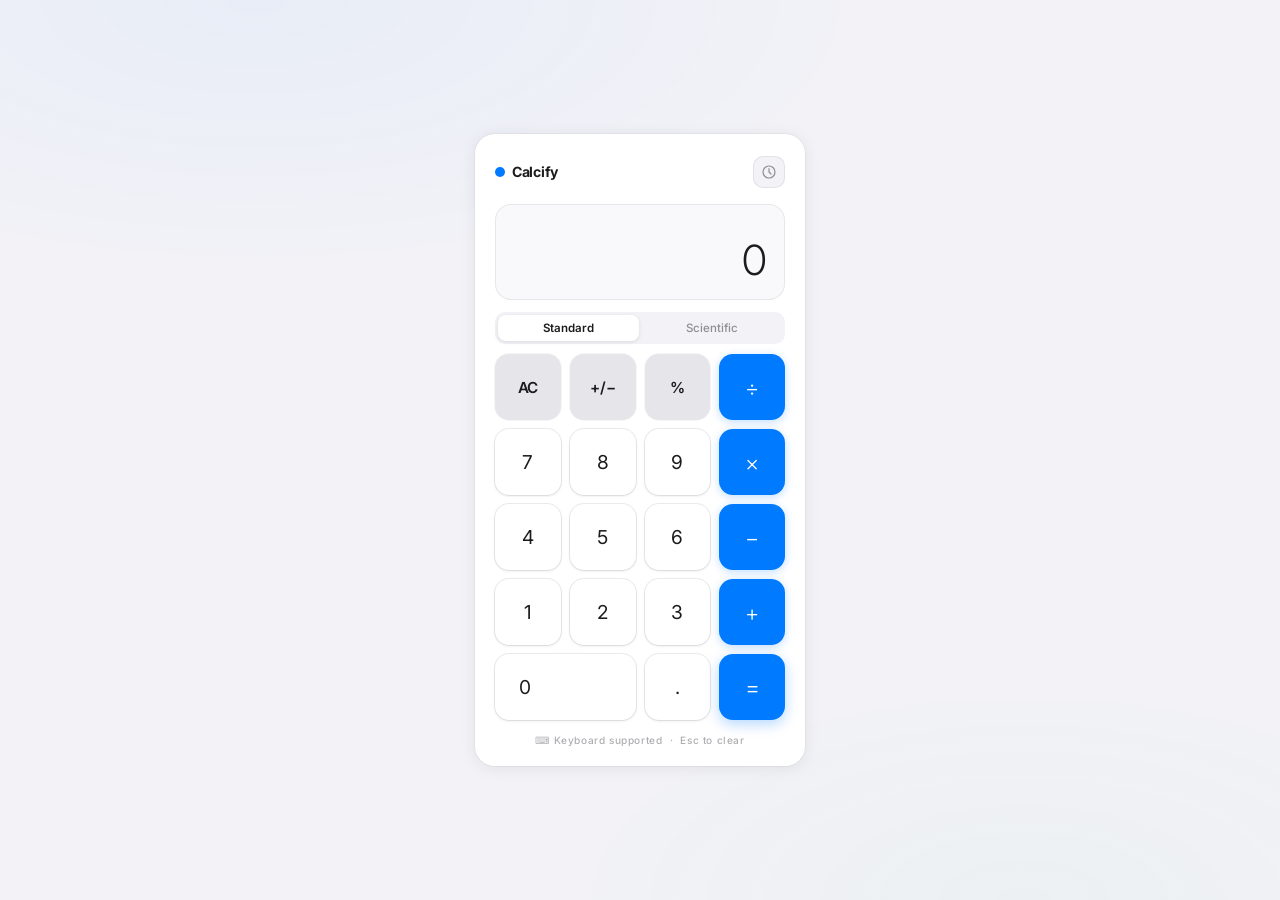
<file: CodeAlpha_BuildACalculator/index.html>
<!DOCTYPE html>
<html lang="en">
<head>
  <meta charset="UTF-8"/>
  <meta name="viewport" content="width=device-width, initial-scale=1.0"/>
  <title>Calcify — Calculator</title>
  <meta name="description" content="A clean, professional Apple-style calculator with history, keyboard support, and scientific functions."/>
  <link rel="preconnect" href="https://fonts.googleapis.com"/>
  <link href="https://fonts.googleapis.com/css2?family=Inter:wght@300;400;500;600;700&family=SF+Pro+Display:wght@300;400;500&display=swap" rel="stylesheet"/>
  <link rel="stylesheet" href="style.css"/>
</head>
<body>

  <div class="app">

    <!-- ── HISTORY PANEL ── -->
    <aside class="history-panel" id="historyPanel">
      <div class="hp-header">
        <span class="hp-title">History</span>
        <button class="hp-clear" id="btnClearHistory">Clear</button>
      </div>
      <ul class="hp-list" id="historyList">
        <li class="hp-empty" id="historyEmpty">
          <svg viewBox="0 0 24 24" fill="none" stroke="currentColor" stroke-width="1.5"><circle cx="12" cy="12" r="9"/><polyline points="12 7 12 12 15 15"/></svg>
          <span>No calculations yet</span>
        </li>
      </ul>
    </aside>

    <!-- ── CALCULATOR ── -->
    <main class="calc-wrap">
      <div class="calc">

        <!-- Header -->
        <div class="calc-header">
          <div class="calc-brand">
            <div class="brand-dot"></div>
            <span>Calcify</span>
          </div>
          <button class="icon-btn" id="btnToggleHistory" title="Toggle history">
            <svg viewBox="0 0 24 24" fill="none" stroke="currentColor" stroke-width="1.8" stroke-linecap="round" stroke-linejoin="round"><circle cx="12" cy="12" r="9"/><polyline points="12 7 12 12 15 15"/></svg>
          </button>
        </div>

        <!-- Display -->
        <div class="display" id="display">
          <div class="display-expr" id="dispExpr">&nbsp;</div>
          <div class="display-main" id="dispMain">0</div>
        </div>

        <!-- Mode chips -->
        <div class="mode-row">
          <button class="mode-chip active" id="modeStd" onclick="setMode('std')">Standard</button>
          <button class="mode-chip" id="modeSci" onclick="setMode('sci')">Scientific</button>
        </div>

        <!-- Scientific row -->
        <div class="sci-row hidden" id="sciRow">
          <button class="btn btn-fn" id="btnSin"  onclick="sciOp('sin')">sin</button>
          <button class="btn btn-fn" id="btnCos"  onclick="sciOp('cos')">cos</button>
          <button class="btn btn-fn" id="btnTan"  onclick="sciOp('tan')">tan</button>
          <button class="btn btn-fn" id="btnSqrt" onclick="sciOp('sqrt')">√</button>
          <button class="btn btn-fn" id="btnLog"  onclick="sciOp('log')">log</button>
          <button class="btn btn-fn" id="btnLn"   onclick="sciOp('ln')">ln</button>
          <button class="btn btn-fn" id="btnPow"  onclick="inputOp('^')">xʸ</button>
          <button class="btn btn-fn" id="btnPi"   onclick="inputConst('π')">π</button>
        </div>

        <!-- Button grid -->
        <div class="btn-grid">
          <!-- Row 1: utilities -->
          <button class="btn btn-util" id="btnAC"   onclick="clearAll()">AC</button>
          <button class="btn btn-util" id="btnSign"  onclick="toggleSign()">+/−</button>
          <button class="btn btn-util" id="btnPct"   onclick="percent()">%</button>
          <button class="btn btn-op"   id="btnDiv"   onclick="inputOp('÷')">÷</button>

          <!-- Row 2 -->
          <button class="btn btn-num"  id="btn7"    onclick="inputNum('7')">7</button>
          <button class="btn btn-num"  id="btn8"    onclick="inputNum('8')">8</button>
          <button class="btn btn-num"  id="btn9"    onclick="inputNum('9')">9</button>
          <button class="btn btn-op"   id="btnMul"  onclick="inputOp('×')">×</button>

          <!-- Row 3 -->
          <button class="btn btn-num"  id="btn4"    onclick="inputNum('4')">4</button>
          <button class="btn btn-num"  id="btn5"    onclick="inputNum('5')">5</button>
          <button class="btn btn-num"  id="btn6"    onclick="inputNum('6')">6</button>
          <button class="btn btn-op"   id="btnSub"  onclick="inputOp('−')">−</button>

          <!-- Row 4 -->
          <button class="btn btn-num"  id="btn1"    onclick="inputNum('1')">1</button>
          <button class="btn btn-num"  id="btn2"    onclick="inputNum('2')">2</button>
          <button class="btn btn-num"  id="btn3"    onclick="inputNum('3')">3</button>
          <button class="btn btn-op"   id="btnAdd"  onclick="inputOp('+')">+</button>

          <!-- Row 5 -->
          <button class="btn btn-num span2" id="btn0" onclick="inputNum('0')">0</button>
          <button class="btn btn-num"  id="btnDot"  onclick="inputDot()">.</button>
          <button class="btn btn-eq"   id="btnEq"   onclick="calculate()">=</button>
        </div>

        <div class="kb-hint">⌨ Keyboard supported &nbsp;·&nbsp; Esc to clear</div>

      </div>
    </main>

  </div>

  <div class="toast" id="toast"></div>
  <script src="script.js"></script>
</body>
</html>
</file>
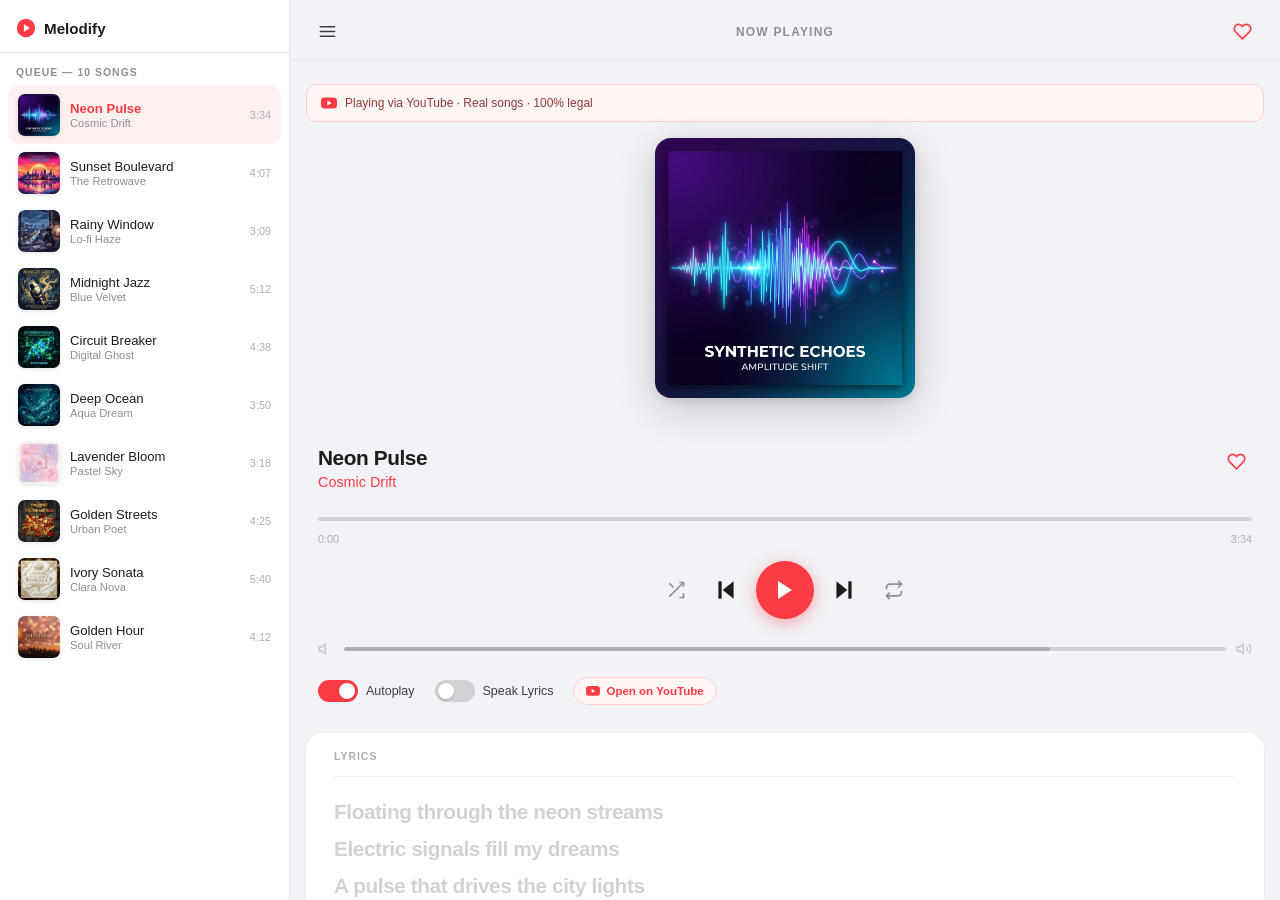
<file: CodeAlpha_MusicPlayerUsingJavascript/index.html>
<!DOCTYPE html>
<html lang="en">
<head>
  <meta charset="UTF-8"/>
  <meta name="viewport" content="width=device-width, initial-scale=1.0"/>
  <title>Melodify — Music Player</title>
  <link rel="stylesheet" href="style.css?v=5"/>
</head>
<body>

<div class="app">

  <!-- ── SIDEBAR ── -->
  <aside class="sidebar" id="sidebar">
    <div class="sb-top">
      <div class="sb-brand">
        <svg width="20" height="20" viewBox="0 0 24 24"><circle cx="12" cy="12" r="11" fill="#fc3c44"/><path d="M9.5 7.5v9l7-4.5z" fill="#fff"/></svg>
        Melodify
      </div>
      <button class="sb-x" id="sbX">✕</button>
    </div>
    <div class="sb-label">Queue — <span id="qCount">10 songs</span></div>
    <ul class="sb-queue" id="sbQueue"></ul>
  </aside>
  <div class="sb-mask" id="sbMask"></div>

  <!-- ── PLAYER ── -->
  <main class="player" id="player">

    <!-- Top bar -->
    <div class="p-topbar">
      <button class="p-icon-btn" id="btnMenu">
        <svg viewBox="0 0 24 24" fill="none" stroke="currentColor" stroke-width="2" stroke-linecap="round"><line x1="3" y1="6" x2="21" y2="6"/><line x1="3" y1="12" x2="21" y2="12"/><line x1="3" y1="18" x2="21" y2="18"/></svg>
      </button>
      <span class="p-topbar-title">Now Playing</span>
      <button class="p-icon-btn" id="btnFav">
        <svg id="favSvg" viewBox="0 0 24 24" fill="none" stroke="#fc3c44" stroke-width="2"><path d="M20.84 4.61a5.5 5.5 0 0 0-7.78 0L12 5.67l-1.06-1.06a5.5 5.5 0 0 0-7.78 7.78l1.06 1.06L12 21.23l7.78-7.78 1.06-1.06a5.5 5.5 0 0 0 0-7.78z"/></svg>
      </button>
    </div>

    <div class="p-scroll">

      <!-- YouTube notice banner -->
      <div class="yt-banner">
        <svg width="16" height="16" viewBox="0 0 24 24" fill="#fc3c44"><path d="M23.5 6.2a3 3 0 0 0-2.1-2.1C19.5 3.6 12 3.6 12 3.6s-7.5 0-9.4.5A3 3 0 0 0 .5 6.2C0 8.1 0 12 0 12s0 3.9.5 5.8a3 3 0 0 0 2.1 2.1c1.9.5 9.4.5 9.4.5s7.5 0 9.4-.5a3 3 0 0 0 2.1-2.1C24 15.9 24 12 24 12s0-3.9-.5-5.8z"/><polygon points="9.6 15.6 15.8 12 9.6 8.4 9.6 15.6" fill="white"/></svg>
        Playing via YouTube · Real songs · 100% legal
      </div>

      <!-- Art + YouTube player container -->
      <div class="p-art-section">
        <div class="p-art-wrap" id="artWrap">
          <img class="p-art" id="pArt" src="" alt="Album Art"/>
          <!-- Hidden YouTube iframe player -->
          <div id="ytPlayer" class="yt-player-hidden"></div>
        </div>
      </div>

      <!-- Info -->
      <div class="p-info">
        <div>
          <div class="p-song-title" id="pTitle">Select a song</div>
          <div class="p-song-artist" id="pArtist">Loading...</div>
          <div class="p-song-genre" id="pGenre"></div>
        </div>
        <button class="p-icon-btn p-fav-inline" id="btnFav2">
          <svg id="favSvg2" viewBox="0 0 24 24" fill="none" stroke="#fc3c44" stroke-width="2"><path d="M20.84 4.61a5.5 5.5 0 0 0-7.78 0L12 5.67l-1.06-1.06a5.5 5.5 0 0 0-7.78 7.78l1.06 1.06L12 21.23l7.78-7.78 1.06-1.06a5.5 5.5 0 0 0 0-7.78z"/></svg>
        </button>
      </div>

      <!-- Seek bar -->
      <div class="p-seek-wrap">
        <div class="p-seek-bar" id="seekBar">
          <div class="p-seek-bg"><div class="p-seek-fill" id="seekFill"></div></div>
        </div>
        <div class="p-times"><span id="curTime">0:00</span><span id="totTime">0:00</span></div>
      </div>

      <!-- Controls -->
      <div class="p-controls">
        <button class="p-ctrl-sm" id="btnShuffle" title="Shuffle (S)">
          <svg viewBox="0 0 24 24" fill="none" stroke="currentColor" stroke-width="2"><polyline points="16 3 21 3 21 8"/><line x1="4" y1="20" x2="21" y2="3"/><polyline points="21 16 21 21 16 21"/><line x1="4" y1="4" x2="9" y2="9"/></svg>
        </button>
        <button class="p-ctrl-skip" id="btnPrev" title="Previous">
          <svg viewBox="0 0 24 24" fill="currentColor"><polygon points="19 20 9 12 19 4"/><rect x="5" y="4" width="3" height="16"/></svg>
        </button>
        <button class="p-ctrl-play" id="btnPlay" title="Play/Pause (Space)">
          <svg id="iPlay" viewBox="0 0 24 24" fill="white"><polygon points="5 3 19 12 5 21 5 3"/></svg>
          <svg id="iPause" class="hidden" viewBox="0 0 24 24" fill="white"><rect x="6" y="4" width="4" height="16"/><rect x="14" y="4" width="4" height="16"/></svg>
        </button>
        <button class="p-ctrl-skip" id="btnNext" title="Next">
          <svg viewBox="0 0 24 24" fill="currentColor"><polygon points="5 4 15 12 5 20"/><rect x="16" y="4" width="3" height="16"/></svg>
        </button>
        <button class="p-ctrl-sm" id="btnRepeat" title="Repeat (R)">
          <svg viewBox="0 0 24 24" fill="none" stroke="currentColor" stroke-width="2"><polyline points="17 1 21 5 17 9"/><path d="M3 11V9a4 4 0 0 1 4-4h14"/><polyline points="7 23 3 19 7 15"/><path d="M21 13v2a4 4 0 0 1-4 4H3"/></svg>
        </button>
      </div>

      <!-- Volume -->
      <div class="p-vol-row">
        <svg class="p-vol-ico" viewBox="0 0 24 24" fill="none" stroke="#c7c7cc" stroke-width="2"><polygon points="11 5 6 9 2 9 2 15 6 15 11 19 11 5"/></svg>
        <div class="p-vol-bar" id="volBar">
          <div class="p-vol-bg"><div class="p-vol-fill" id="volFill" style="width:80%"></div></div>
        </div>
        <svg class="p-vol-ico" viewBox="0 0 24 24" fill="none" stroke="#c7c7cc" stroke-width="2"><polygon points="11 5 6 9 2 9 2 15 6 15 11 19 11 5"/><path d="M15.54 8.46a5 5 0 0 1 0 7.07"/><path d="M19.07 4.93a10 10 0 0 1 0 14.14"/></svg>
      </div>

      <!-- Options -->
      <div class="p-opts">
        <label class="p-tog-label">
          <div class="p-tog"><input type="checkbox" id="chkAutoplay" checked/><span class="p-tog-track"></span></div>
          Autoplay
        </label>
        <label class="p-tog-label">
          <div class="p-tog"><input type="checkbox" id="chkSing"/><span class="p-tog-track"></span></div>
          Speak Lyrics
        </label>
        <a class="yt-open-link" id="ytLink" href="#" target="_blank" title="Open on YouTube">
          <svg width="14" height="14" viewBox="0 0 24 24" fill="#fc3c44"><path d="M23.5 6.2a3 3 0 0 0-2.1-2.1C19.5 3.6 12 3.6 12 3.6s-7.5 0-9.4.5A3 3 0 0 0 .5 6.2C0 8.1 0 12 0 12s0 3.9.5 5.8a3 3 0 0 0 2.1 2.1c1.9.5 9.4.5 9.4.5s7.5 0 9.4-.5a3 3 0 0 0 2.1-2.1C24 15.9 24 12 24 12s0-3.9-.5-5.8z"/><polygon points="9.6 15.6 15.8 12 9.6 8.4 9.6 15.6" fill="white"/></svg>
          Open on YouTube
        </a>
      </div>

      <!-- Lyrics -->
      <div class="p-lyrics-wrap">
        <div class="p-lyrics-head">Lyrics</div>
        <div class="p-lyrics" id="lyricsEl"></div>
      </div>

    </div><!-- /p-scroll -->
  </main>

</div>

<div class="toast" id="toast"></div>
<!-- YouTube IFrame API -->
<script src="https://www.youtube.com/iframe_api"></script>
<script src="script.js?v=5"></script>
</body>
</html>
</file>
<file: CodeAlpha_BuildACalculator/style.css>
/* ── RESET ── */
*, *::before, *::after { box-sizing: border-box; margin: 0; padding: 0; }

/* ── TOKENS ── */
:root {
  /* Backgrounds */
  --bg:           #f2f2f7;
  --surface:      #ffffff;
  --surface2:     #f9f9fb;
  --surface3:     #f2f2f7;

  /* Borders */
  --border:       rgba(0,0,0,.07);
  --border2:      rgba(0,0,0,.11);

  /* Text */
  --text:         #1c1c1e;
  --text-sub:     #8e8e93;
  --text-dim:     #aeaeb2;

  /* Accent — Apple Blue */
  --accent:       #007aff;
  --accent-light: #e8f2ff;
  --accent-dark:  #0062cc;

  /* Button colours */
  --btn-num:      #ffffff;
  --btn-num-h:    #f0f0f5;
  --btn-util:     #e5e5ea;
  --btn-util-h:   #d8d8de;
  --btn-op:       #007aff;
  --btn-op-h:     #0062cc;
  --btn-eq:       #007aff;
  --btn-eq-h:     #0062cc;
  --btn-fn:       #f2f2f7;
  --btn-fn-h:     #e5e5ea;

  /* Layout */
  --radius:       20px;
  --radius-btn:   14px;
  --radius-sm:    10px;

  /* Elevation */
  --shadow-card:  0 2px 16px rgba(0,0,0,.08), 0 0 0 1px rgba(0,0,0,.04);
  --shadow-btn:   0 1px 3px rgba(0,0,0,.1);
  --shadow-btn-op:0 2px 8px rgba(0,122,255,.25);
  --shadow-btn-eq:0 4px 14px rgba(0,122,255,.3);

  /* Type */
  --font-ui:      'Inter', -apple-system, BlinkMacSystemFont, 'Helvetica Neue', sans-serif;
  --font-num:     'Inter', -apple-system, monospace;

  /* Transitions */
  --t:            .12s ease;
}

/* ── BODY ── */
body {
  font-family: var(--font-ui);
  background: var(--bg);
  color: var(--text);
  min-height: 100vh;
  display: flex;
  align-items: center;
  justify-content: center;
  padding: 24px 16px;
}

/* ── SUBTLE BACKGROUND TEXTURE ── */
body::before {
  content: '';
  position: fixed;
  inset: 0;
  background:
    radial-gradient(ellipse 80% 50% at 20% 0%, rgba(0,122,255,.04) 0%, transparent 60%),
    radial-gradient(ellipse 60% 40% at 80% 100%, rgba(52,199,89,.03) 0%, transparent 60%);
  pointer-events: none;
  z-index: 0;
}

/* ── APP SHELL ── */
.app {
  position: relative;
  z-index: 1;
  display: flex;
  align-items: flex-start;
  gap: 16px;
}

/* ══════════════════════════════
   HISTORY PANEL
══════════════════════════════ */
.history-panel {
  width: 252px;
  max-height: 580px;
  background: var(--surface);
  border-radius: var(--radius);
  box-shadow: var(--shadow-card);
  display: flex;
  flex-direction: column;
  overflow: hidden;
  transition: opacity var(--t), transform var(--t);
}
.history-panel.hidden {
  opacity: 0;
  pointer-events: none;
  transform: translateX(-10px);
}

.hp-header {
  display: flex;
  align-items: center;
  justify-content: space-between;
  padding: 14px 16px 12px;
  border-bottom: 1px solid var(--border);
  flex-shrink: 0;
}
.hp-title {
  font-size: .68rem;
  font-weight: 600;
  letter-spacing: .1em;
  text-transform: uppercase;
  color: var(--text-sub);
}
.hp-clear {
  background: none;
  border: none;
  cursor: pointer;
  font-size: .73rem;
  font-family: var(--font-ui);
  font-weight: 500;
  color: var(--accent);
  padding: 3px 8px;
  border-radius: 6px;
  transition: background var(--t);
}
.hp-clear:hover { background: var(--accent-light); }

.hp-list {
  list-style: none;
  overflow-y: auto;
  flex: 1;
  padding: 6px 0;
}
.hp-list::-webkit-scrollbar { width: 3px; }
.hp-list::-webkit-scrollbar-thumb { background: var(--border2); border-radius: 3px; }

.hp-empty {
  display: flex;
  flex-direction: column;
  align-items: center;
  gap: 8px;
  padding: 36px 16px;
  color: var(--text-dim);
  font-size: .78rem;
}
.hp-empty svg { width: 28px; height: 28px; color: var(--text-dim); }

.hp-item {
  padding: 9px 16px;
  cursor: pointer;
  border-radius: var(--radius-sm);
  margin: 1px 6px;
  transition: background var(--t);
  border-left: 2px solid transparent;
}
.hp-item:hover { background: var(--surface2); border-left-color: var(--accent); }

.hp-item-expr {
  font-size: .68rem;
  color: var(--text-dim);
  font-family: var(--font-num);
  margin-bottom: 2px;
  overflow: hidden;
  text-overflow: ellipsis;
  white-space: nowrap;
}
.hp-item-result {
  font-size: .95rem;
  font-weight: 600;
  font-family: var(--font-num);
  color: var(--text);
}

/* ══════════════════════════════
   CALCULATOR CARD
══════════════════════════════ */
.calc-wrap { display: flex; align-items: center; justify-content: center; }

.calc {
  width: 330px;
  background: var(--surface);
  border-radius: var(--radius);
  padding: 22px 20px 20px;
  box-shadow: var(--shadow-card);
}

/* ── HEADER ── */
.calc-header {
  display: flex;
  align-items: center;
  justify-content: space-between;
  margin-bottom: 16px;
}
.calc-brand {
  display: flex;
  align-items: center;
  gap: 7px;
  font-size: .88rem;
  font-weight: 700;
  color: var(--text);
  letter-spacing: -.02em;
}
.brand-dot {
  width: 10px; height: 10px;
  border-radius: 50%;
  background: var(--accent);
}

.icon-btn {
  width: 32px; height: 32px;
  background: var(--surface3);
  border: 1px solid var(--border);
  border-radius: var(--radius-sm);
  display: flex; align-items: center; justify-content: center;
  cursor: pointer;
  color: var(--text-sub);
  transition: background var(--t), color var(--t), border-color var(--t);
}
.icon-btn svg { width: 16px; height: 16px; }
.icon-btn:hover { background: var(--accent-light); color: var(--accent); border-color: rgba(0,122,255,.2); }
.icon-btn.active { background: var(--accent-light); color: var(--accent); border-color: rgba(0,122,255,.2); }

/* ── DISPLAY ── */
.display {
  background: var(--surface2);
  border: 1px solid var(--border);
  border-radius: 16px;
  padding: 14px 18px 16px;
  margin-bottom: 12px;
  min-height: 96px;
  display: flex;
  flex-direction: column;
  justify-content: flex-end;
  align-items: flex-end;
  overflow: hidden;
  position: relative;
}

.display-expr {
  font-family: var(--font-num);
  font-size: .75rem;
  font-weight: 400;
  color: var(--text-dim);
  min-height: 1.2em;
  margin-bottom: 4px;
  text-align: right;
  max-width: 100%;
  overflow: hidden;
  text-overflow: ellipsis;
  white-space: nowrap;
}

.display-main {
  font-family: var(--font-num);
  font-size: 2.6rem;
  font-weight: 300;
  color: var(--text);
  text-align: right;
  line-height: 1.1;
  word-break: break-all;
  width: 100%;
  transition: font-size .15s ease, color .2s;
  letter-spacing: -.03em;
}
.display-main.error { color: #ff3b30; font-size: 1.4rem; font-weight: 400; }
.display-main.result { color: var(--accent); }

/* ── MODE CHIPS ── */
.mode-row {
  display: flex;
  background: var(--surface3);
  border-radius: var(--radius-sm);
  padding: 3px;
  gap: 3px;
  margin-bottom: 10px;
}
.mode-chip {
  flex: 1;
  padding: 6px 8px;
  border-radius: 8px;
  border: none;
  background: transparent;
  color: var(--text-sub);
  font-family: var(--font-ui);
  font-size: .72rem;
  font-weight: 500;
  cursor: pointer;
  transition: background var(--t), color var(--t), box-shadow var(--t);
}
.mode-chip.active {
  background: var(--surface);
  color: var(--text);
  box-shadow: 0 1px 4px rgba(0,0,0,.1);
  font-weight: 600;
}

/* ── SCIENTIFIC ROW ── */
.sci-row {
  display: grid;
  grid-template-columns: repeat(4, 1fr);
  gap: 6px;
  margin-bottom: 8px;
  overflow: hidden;
  max-height: 200px;
  opacity: 1;
  transition: max-height .28s ease, opacity .22s ease, margin .28s ease;
}
.sci-row.hidden { max-height: 0; opacity: 0; margin-bottom: 0; pointer-events: none; }

/* ── BUTTON GRID ── */
.btn-grid {
  display: grid;
  grid-template-columns: repeat(4, 1fr);
  gap: 9px;
}

/* ── BASE BUTTON ── */
.btn {
  height: 66px;
  border: none;
  border-radius: var(--radius-btn);
  font-family: var(--font-ui);
  font-size: 1.1rem;
  font-weight: 400;
  cursor: pointer;
  display: flex;
  align-items: center;
  justify-content: center;
  position: relative;
  overflow: hidden;
  outline: none;
  transition: background var(--t), transform var(--t), box-shadow var(--t), color var(--t);
  user-select: none;
  -webkit-tap-highlight-color: transparent;
  letter-spacing: -.01em;
}

/* Press animation */
.btn:active { transform: scale(.92); }

/* Hover reveal overlay */
.btn::before {
  content: '';
  position: absolute;
  inset: 0;
  background: rgba(0,0,0,.06);
  opacity: 0;
  transition: opacity var(--t);
  border-radius: inherit;
}
.btn:hover::before { opacity: 1; }
.btn:active::before { opacity: 0; }

/* ── NUMBER BUTTONS ── */
.btn-num {
  background: var(--btn-num);
  color: var(--text);
  box-shadow: var(--shadow-btn), 0 0 0 1px var(--border);
  font-size: 1.2rem;
}

/* ── UTILITY BUTTONS (AC, +/−, %) ── */
.btn-util {
  background: var(--btn-util);
  color: var(--text);
  font-size: .95rem;
  font-weight: 600;
  box-shadow: 0 0 0 1px rgba(0,0,0,.04);
}

/* ── OPERATOR BUTTONS ── */
.btn-op {
  background: var(--btn-op);
  color: #ffffff;
  font-size: 1.4rem;
  font-weight: 300;
  box-shadow: var(--shadow-btn-op);
}
.btn-op:hover { background: var(--btn-op-h); }
.btn-op.pressed {
  background: var(--btn-op-h);
  box-shadow: 0 0 0 3px rgba(0,122,255,.25), var(--shadow-btn-op);
}

/* ── EQUALS BUTTON ── */
.btn-eq {
  background: var(--btn-eq);
  color: #ffffff;
  font-size: 1.5rem;
  font-weight: 300;
  box-shadow: var(--shadow-btn-eq);
}
.btn-eq:hover { background: var(--btn-eq-h); }

/* ── FUNCTION BUTTONS (sci) ── */
.btn-fn {
  height: 44px;
  background: var(--btn-fn);
  color: var(--accent);
  font-size: .75rem;
  font-weight: 600;
  letter-spacing: .01em;
  box-shadow: 0 0 0 1px var(--border);
}
.btn-fn:hover { background: var(--btn-fn-h); }

/* span 2 columns */
.span2 {
  grid-column: span 2;
  justify-content: flex-start;
  padding-left: 24px;
  font-size: 1.2rem;
}

/* ── KEYBOARD HINT ── */
.kb-hint {
  text-align: center;
  margin-top: 14px;
  font-size: .63rem;
  color: var(--text-dim);
  letter-spacing: .06em;
  font-weight: 500;
}

/* ── TOAST ── */
.toast {
  position: fixed;
  bottom: 28px;
  left: 50%;
  transform: translateX(-50%) translateY(10px);
  background: rgba(28,28,30,.88);
  backdrop-filter: blur(20px);
  -webkit-backdrop-filter: blur(20px);
  color: #ffffff;
  border-radius: 100px;
  padding: 8px 18px;
  font-size: .75rem;
  font-weight: 500;
  pointer-events: none;
  opacity: 0;
  z-index: 999;
  white-space: nowrap;
  transition: opacity .22s, transform .22s;
}
.toast.show { opacity: 1; transform: translateX(-50%) translateY(0); }

.hidden { display: none !important; }

/* ── RESPONSIVE ── */
@media (max-width: 700px) {
  body { align-items: flex-start; padding: 16px 12px 32px; }
  .app { flex-direction: column; align-items: center; width: 100%; gap: 12px; }
  .calc { width: 100%; max-width: 360px; }
  .history-panel { width: 100%; max-width: 360px; max-height: 200px; order: 2; }
  .history-panel.hidden { display: none !important; }
  .btn { height: 60px; }
  .btn-fn { height: 40px; }
  .display-main { font-size: 2.2rem; }
}

@media (max-width: 375px) {
  .calc { padding: 16px 14px; }
  .btn-grid { gap: 7px; }
  .btn { height: 56px; border-radius: 11px; }
  .display-main { font-size: 2rem; }
}
</file>
<file: CodeAlpha_MusicPlayerUsingJavascript/style.css>
/* ── RESET ── */
/* === YouTube Integration Styles === */
.yt-banner{display:flex;align-items:center;gap:8px;margin:0 16px 16px;padding:10px 14px;background:#fff5f5;border:1px solid #ffd0d0;border-radius:10px;font-size:.75rem;color:#8e3a3a;font-weight:500;}
.yt-player-hidden{position:absolute;width:1px;height:1px;opacity:0;pointer-events:none;overflow:hidden;}
.p-art-section{position:relative;display:flex;justify-content:center;margin-bottom:24px;}
.p-song-genre{font-size:.68rem;color:#aeaeb2;margin-top:3px;text-transform:uppercase;letter-spacing:.08em;}
.yt-open-link{display:inline-flex;align-items:center;gap:6px;padding:6px 12px;background:#fff5f5;border:1px solid #ffd0d0;border-radius:100px;font-size:.72rem;color:#fc3c44;font-weight:600;text-decoration:none;transition:background .2s;}
.yt-open-link:hover{background:#ffe8e8;}
.p-loading{display:flex;align-items:center;justify-content:center;height:100%;color:#aeaeb2;font-size:.85rem;gap:8px;}
.spinner{width:16px;height:16px;border:2px solid #e5e5ea;border-top-color:#fc3c44;border-radius:50%;animation:spin .7s linear infinite;}
@keyframes spin{to{transform:rotate(360deg)}}
*, *::before, *::after { box-sizing: border-box; margin: 0; padding: 0; }

body {
  font-family: -apple-system, BlinkMacSystemFont, 'Helvetica Neue', Arial, sans-serif;
  background: #f2f2f7;
  color: #1c1c1e;
  height: 100vh;
  overflow: hidden;
}

/* ── APP SHELL ── */
.app {
  display: flex;
  height: 100vh;
  overflow: hidden;
}

/* ════════════════════════════
   SIDEBAR  — Apple white style
════════════════════════════ */
.sidebar {
  width: 290px;
  flex-shrink: 0;
  background: #ffffff;
  border-right: 1px solid #e5e5ea;
  display: flex;
  flex-direction: column;
  overflow: hidden;
}

.sb-mask {
  display: none;
  position: fixed;
  inset: 0;
  z-index: 90;
  background: rgba(0,0,0,.35);
}
.sb-mask.show { display: block; }

.sb-top {
  display: flex;
  align-items: center;
  justify-content: space-between;
  padding: 18px 16px 14px;
  border-bottom: 1px solid #e5e5ea;
}
.sb-brand {
  display: flex;
  align-items: center;
  gap: 8px;
  font-size: .95rem;
  font-weight: 700;
  color: #1c1c1e;
}
.sb-x {
  display: none;
  background: none;
  border: none;
  cursor: pointer;
  font-size: 1rem;
  color: #8e8e93;
  padding: 4px 8px;
  border-radius: 6px;
}
.sb-x:hover { background: #f2f2f7; }

.sb-label {
  padding: 14px 16px 8px;
  font-size: .65rem;
  font-weight: 600;
  letter-spacing: .1em;
  text-transform: uppercase;
  color: #8e8e93;
}

.sb-queue {
  flex: 1;
  overflow-y: auto;
  list-style: none;
  padding: 0 8px 16px;
}
.sb-queue::-webkit-scrollbar { width: 4px; }
.sb-queue::-webkit-scrollbar-thumb { background: #d1d1d6; border-radius: 4px; }

/* Queue item */
.q-item {
  display: flex;
  align-items: center;
  gap: 10px;
  padding: 8px 10px;
  border-radius: 10px;
  cursor: pointer;
  transition: background .15s;
}
.q-item:hover { background: #f2f2f7; }
.q-item.active { background: #fff0f0; }
.q-item.active .q-name { color: #fc3c44; font-weight: 600; }

.q-img {
  width: 42px;
  height: 42px;
  border-radius: 7px;
  object-fit: cover;
  flex-shrink: 0;
  box-shadow: 0 1px 4px rgba(0,0,0,.12);
}
.q-meta { flex: 1; min-width: 0; }
.q-name {
  font-size: .82rem;
  font-weight: 500;
  color: #1c1c1e;
  white-space: nowrap;
  overflow: hidden;
  text-overflow: ellipsis;
}
.q-artist { font-size: .7rem; color: #8e8e93; margin-top: 1px; }
.q-dur { font-size: .68rem; color: #aeaeb2; font-variant-numeric: tabular-nums; flex-shrink: 0; }

/* Animated bars when playing */
.q-bars { display: none; align-items: flex-end; gap: 2px; height: 14px; flex-shrink: 0; }
.q-item.active.playing .q-bars { display: flex; }
.q-item.active.playing .q-dur { display: none; }
.q-bars span {
  display: block; width: 3px; background: #fc3c44; border-radius: 2px;
  animation: qb .6s ease-in-out infinite alternate;
}
.q-bars span:nth-child(2) { animation-delay: .15s; }
.q-bars span:nth-child(3) { animation-delay: .3s; }
@keyframes qb { from { height: 3px; } to { height: 13px; } }

/* ════════════════════════════
   PLAYER  — right column
════════════════════════════ */
.player {
  flex: 1;
  display: flex;
  flex-direction: column;
  background: #f2f2f7;
  overflow: hidden;
}

/* Top bar */
.p-topbar {
  display: flex;
  align-items: center;
  justify-content: space-between;
  padding: 14px 20px 10px;
  background: rgba(242,242,247,.92);
  backdrop-filter: blur(20px);
  border-bottom: 1px solid #e5e5ea;
  flex-shrink: 0;
  position: sticky;
  top: 0;
  z-index: 10;
}
.p-topbar-title {
  font-size: .75rem;
  font-weight: 600;
  letter-spacing: .1em;
  text-transform: uppercase;
  color: #8e8e93;
}
.p-icon-btn {
  background: none;
  border: none;
  cursor: pointer;
  padding: 8px;
  border-radius: 10px;
  display: flex;
  align-items: center;
  justify-content: center;
  transition: background .15s;
  color: #3c3c43;
}
.p-icon-btn svg { width: 19px; height: 19px; }
.p-icon-btn:hover { background: #e5e5ea; }
.p-icon-btn.fav svg { fill: #fc3c44; }

/* Scroll wrapper */
.p-scroll {
  flex: 1;
  overflow-y: auto;
  padding: 24px 0 48px;
}
.p-scroll::-webkit-scrollbar { width: 5px; }
.p-scroll::-webkit-scrollbar-thumb { background: #d1d1d6; border-radius: 4px; }

/* Art */
.p-art-wrap {
  margin: 0 auto 24px;
  width: min(260px, 70vw);
  height: min(260px, 70vw);
  border-radius: 16px;
  overflow: hidden;
  box-shadow: 0 12px 40px rgba(0,0,0,.18), 0 2px 8px rgba(0,0,0,.1);
  transition: transform .4s cubic-bezier(.4,0,.2,1), box-shadow .4s;
}
.p-art-wrap.playing {
  transform: scale(1.04);
  box-shadow: 0 20px 60px rgba(0,0,0,.22), 0 4px 12px rgba(0,0,0,.12);
}
.p-art {
  width: 100%; height: 100%; object-fit: cover; display: block;
  transition: opacity .3s;
}

/* Info */
.p-info {
  display: flex;
  align-items: flex-start;
  justify-content: space-between;
  padding: 0 28px;
  margin-bottom: 16px;
}
.p-song-title {
  font-size: 1.3rem;
  font-weight: 700;
  color: #1c1c1e;
  letter-spacing: -.02em;
  line-height: 1.2;
}
.p-song-artist {
  font-size: .9rem;
  color: #fc3c44;
  font-weight: 500;
  margin-top: 3px;
}
.p-fav-inline { padding: 6px; }

/* Seek */
.p-seek-wrap { padding: 0 28px; margin-bottom: 16px; }
.p-seek-bar { cursor: pointer; padding: 8px 0; }
.p-seek-bg {
  height: 4px;
  background: #d1d1d6;
  border-radius: 4px;
  position: relative;
  overflow: hidden;
}
.p-seek-fill {
  height: 100%;
  background: #fc3c44;
  border-radius: 4px;
  width: 0;
  transition: width .15s linear;
}
.p-times {
  display: flex;
  justify-content: space-between;
  margin-top: 4px;
  font-size: .68rem;
  color: #aeaeb2;
  font-variant-numeric: tabular-nums;
}

/* Controls */
.p-controls {
  display: flex;
  align-items: center;
  justify-content: center;
  gap: 8px;
  padding: 0 20px;
  margin-bottom: 20px;
}
.p-ctrl-sm {
  width: 40px; height: 40px;
  display: flex; align-items: center; justify-content: center;
  background: none; border: none; cursor: pointer;
  color: #8e8e93; border-radius: 50%;
  transition: color .2s, background .2s, transform .15s;
}
.p-ctrl-sm svg { width: 20px; height: 20px; }
.p-ctrl-sm:hover { color: #1c1c1e; background: #e5e5ea; transform: scale(1.08); }
.p-ctrl-sm:active { transform: scale(.92); }
.p-ctrl-sm.on { color: #fc3c44 !important; }

.p-ctrl-skip {
  width: 44px; height: 44px;
  display: flex; align-items: center; justify-content: center;
  background: none; border: none; cursor: pointer;
  color: #1c1c1e; border-radius: 50%;
  transition: background .2s, transform .15s;
}
.p-ctrl-skip svg { width: 26px; height: 26px; }
.p-ctrl-skip:hover { background: #e5e5ea; transform: scale(1.06); }
.p-ctrl-skip:active { transform: scale(.92); }

.p-ctrl-play {
  width: 58px; height: 58px;
  display: flex; align-items: center; justify-content: center;
  background: #fc3c44;
  border: none; cursor: pointer;
  border-radius: 50%;
  box-shadow: 0 4px 16px rgba(252,60,68,.4);
  transition: transform .15s, box-shadow .15s;
}
.p-ctrl-play svg { width: 24px; height: 24px; }
.p-ctrl-play:hover { transform: scale(1.07); box-shadow: 0 6px 22px rgba(252,60,68,.5); }
.p-ctrl-play:active { transform: scale(.93); }

/* Volume */
.p-vol-row {
  display: flex;
  align-items: center;
  gap: 10px;
  padding: 0 28px;
  margin-bottom: 18px;
}
.p-vol-ico { width: 16px; height: 16px; flex-shrink: 0; }
.p-vol-bar { flex: 1; cursor: pointer; padding: 8px 0; }
.p-vol-bg {
  height: 4px;
  background: #d1d1d6;
  border-radius: 4px;
  overflow: hidden;
}
.p-vol-fill { height: 100%; background: #aeaeb2; border-radius: 4px; }

/* Options */
.p-opts {
  display: flex;
  align-items: center;
  gap: 20px;
  padding: 0 28px;
  margin-bottom: 28px;
}
.p-tog-label {
  display: flex;
  align-items: center;
  gap: 8px;
  cursor: pointer;
  font-size: .78rem;
  color: #3c3c43;
  user-select: none;
}
.p-tog { position: relative; }
.p-tog input { opacity: 0; position: absolute; width: 0; height: 0; }
.p-tog-track {
  display: block;
  width: 40px; height: 22px;
  border-radius: 11px;
  background: #d1d1d6;
  cursor: pointer;
  position: relative;
  transition: background .28s;
}
.p-tog-track::before {
  content: '';
  position: absolute;
  left: 3px; top: 3px;
  width: 16px; height: 16px;
  border-radius: 50%;
  background: white;
  box-shadow: 0 1px 3px rgba(0,0,0,.2);
  transition: transform .28s;
}
.p-tog input:checked ~ .p-tog-track { background: #fc3c44; }
.p-tog input:checked ~ .p-tog-track::before { transform: translateX(18px); }

/* Lyrics */
.p-lyrics-wrap {
  padding: 0 28px 32px;
  background: #ffffff;
  margin: 0 16px;
  border-radius: 16px;
  box-shadow: 0 1px 4px rgba(0,0,0,.06);
}
.p-lyrics-head {
  padding: 18px 0 14px;
  font-size: .65rem;
  font-weight: 600;
  letter-spacing: .1em;
  text-transform: uppercase;
  color: #aeaeb2;
  border-bottom: 1px solid #f2f2f7;
  margin-bottom: 16px;
}
.p-lyrics { display: flex; flex-direction: column; }

.ly-line {
  display: block;
  font-size: 1.3rem;
  font-weight: 700;
  line-height: 1.4;
  color: #d1d1d6;
  padding: 4px 0;
  letter-spacing: -.02em;
  transition: color .35s, font-size .3s, transform .3s;
  transform-origin: left;
}
.ly-line.past { color: #c7c7cc; }
.ly-line.active { color: #1c1c1e; font-size: 1.4rem; transform: translateX(4px); }
.ly-line.blank { height: 12px; }

/* Toast */
.toast {
  position: fixed;
  bottom: 24px;
  left: 50%;
  transform: translateX(-50%) translateY(12px);
  background: rgba(28,28,30,.88);
  backdrop-filter: blur(12px);
  color: #fff;
  border-radius: 100px;
  padding: 8px 18px;
  font-size: .78rem;
  font-weight: 500;
  pointer-events: none;
  opacity: 0;
  z-index: 999;
  white-space: nowrap;
  transition: opacity .25s, transform .25s;
}
.toast.show { opacity: 1; transform: translateX(-50%) translateY(0); }
.hidden { display: none !important; }

/* ════════════════════════════
   RESPONSIVE
════════════════════════════ */
@media (max-width: 700px) {
  .sidebar {
    position: fixed;
    top: 0; left: 0; bottom: 0;
    transform: translateX(-100%);
    transition: transform .32s cubic-bezier(.4,0,.2,1);
    z-index: 100;
    width: min(280px, 85vw);
  }
  .sidebar.open { transform: translateX(0); }
  .sb-x { display: flex !important; }
  .p-art-wrap { width: min(220px, 72vw); height: min(220px, 72vw); }
  .p-song-title { font-size: 1.1rem; }
  .p-info { padding: 0 18px; }
  .p-seek-wrap, .p-vol-row, .p-opts { padding: 0 18px; }
  .p-lyrics-wrap { margin: 0 10px; padding: 0 18px 24px; }
  .ly-line { font-size: 1.1rem; }
  .ly-line.active { font-size: 1.2rem; }
}
</file>
